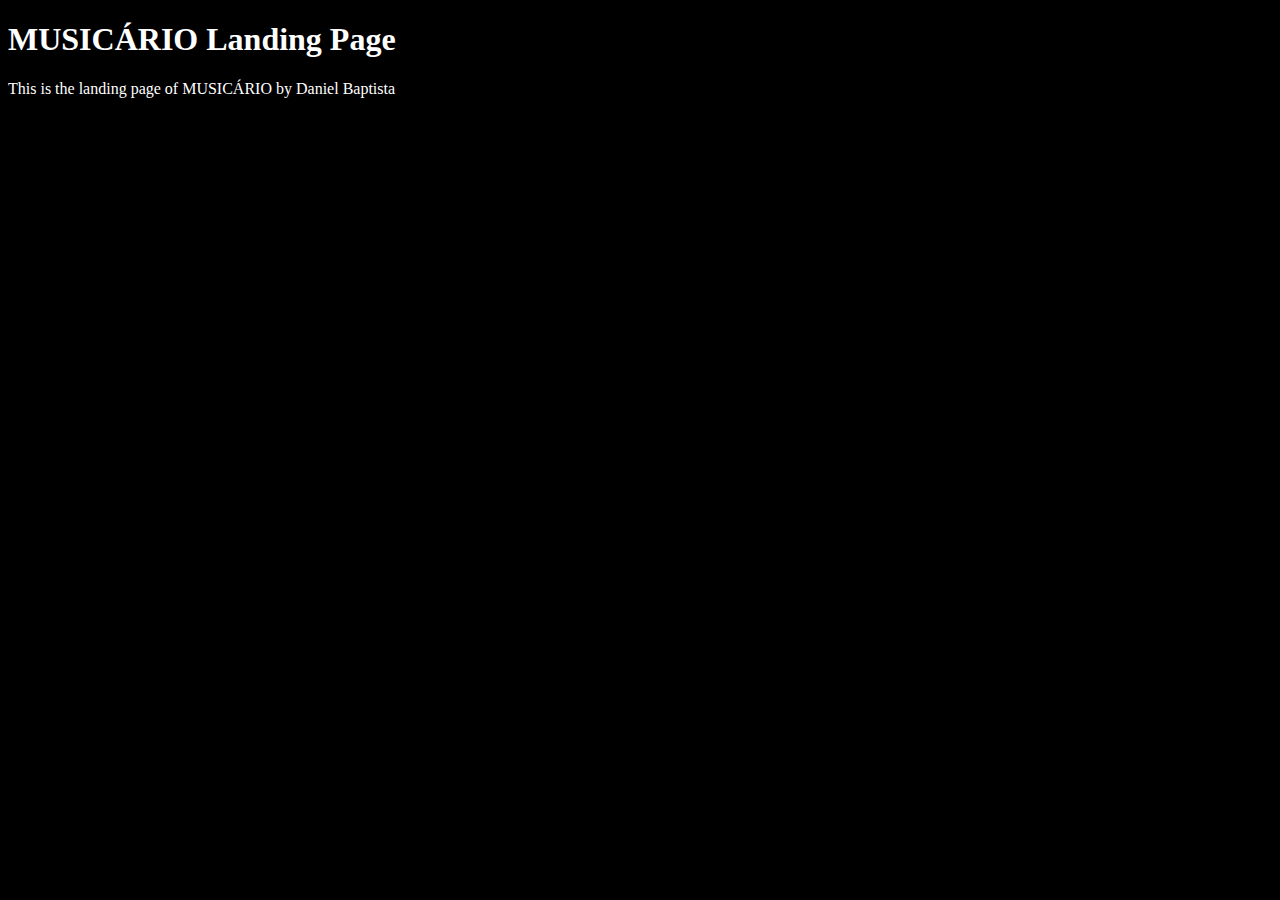
<file: unit_1/index.html>
<!DOCTYPE html>
<html>
<head>
	<title>MUSICÁRIO</title>
	<link rel="stylesheet" type="text/css" href="css/style.css">
</head>
<body>
	<h1>MUSICÁRIO Landing Page</h1>
	<p>This is the landing page of MUSICÁRIO by Daniel Baptista</p>
</body>
</html>
</file>
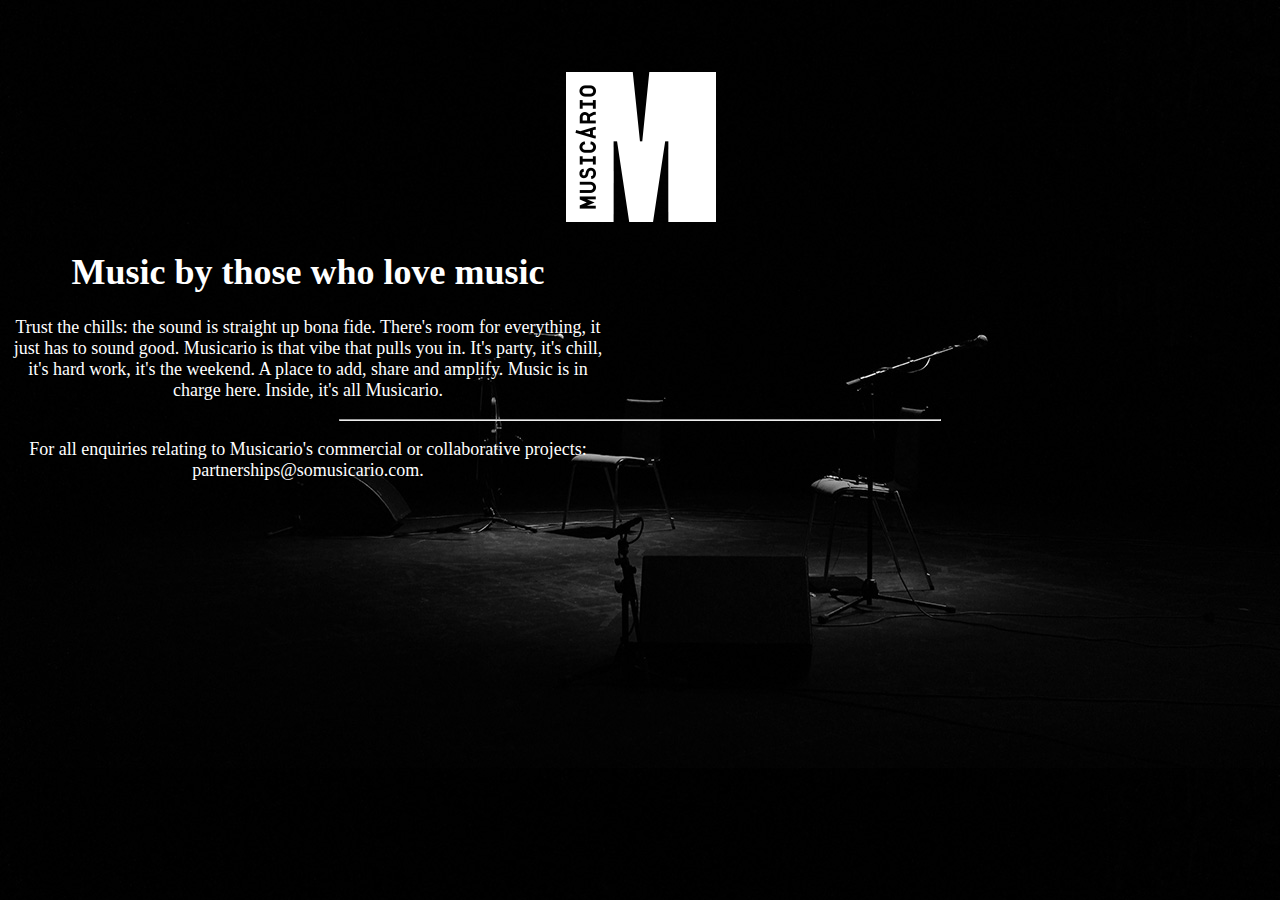
<file: unit_3/index.html>
<!DOCTYPE html>

<html>

<head>

	<title>MUSICARIO - Music by those who love music</title>

	<link rel="stylesheet" type="text/css" href="css/style.css">

</head>

<body>

	<img src="http://baptistadaniel.github.io/unit_3/images/musicario_logo.png">

	<h1>Music by those who love music</h1>

	<p>Trust the chills: the sound is straight up bona fide. There's room for everything, it just has to sound good. Musicario is that vibe that pulls you in. It's party, it's chill, it's hard work, it's the weekend. A place to add, share and amplify. Music is in charge here. Inside, it's all Musicario.

	<hr>

	<p>For all enquiries relating to Musicario's commercial or collaborative projects: partnerships@somusicario.com.</p>

</body>

</html>
</file>
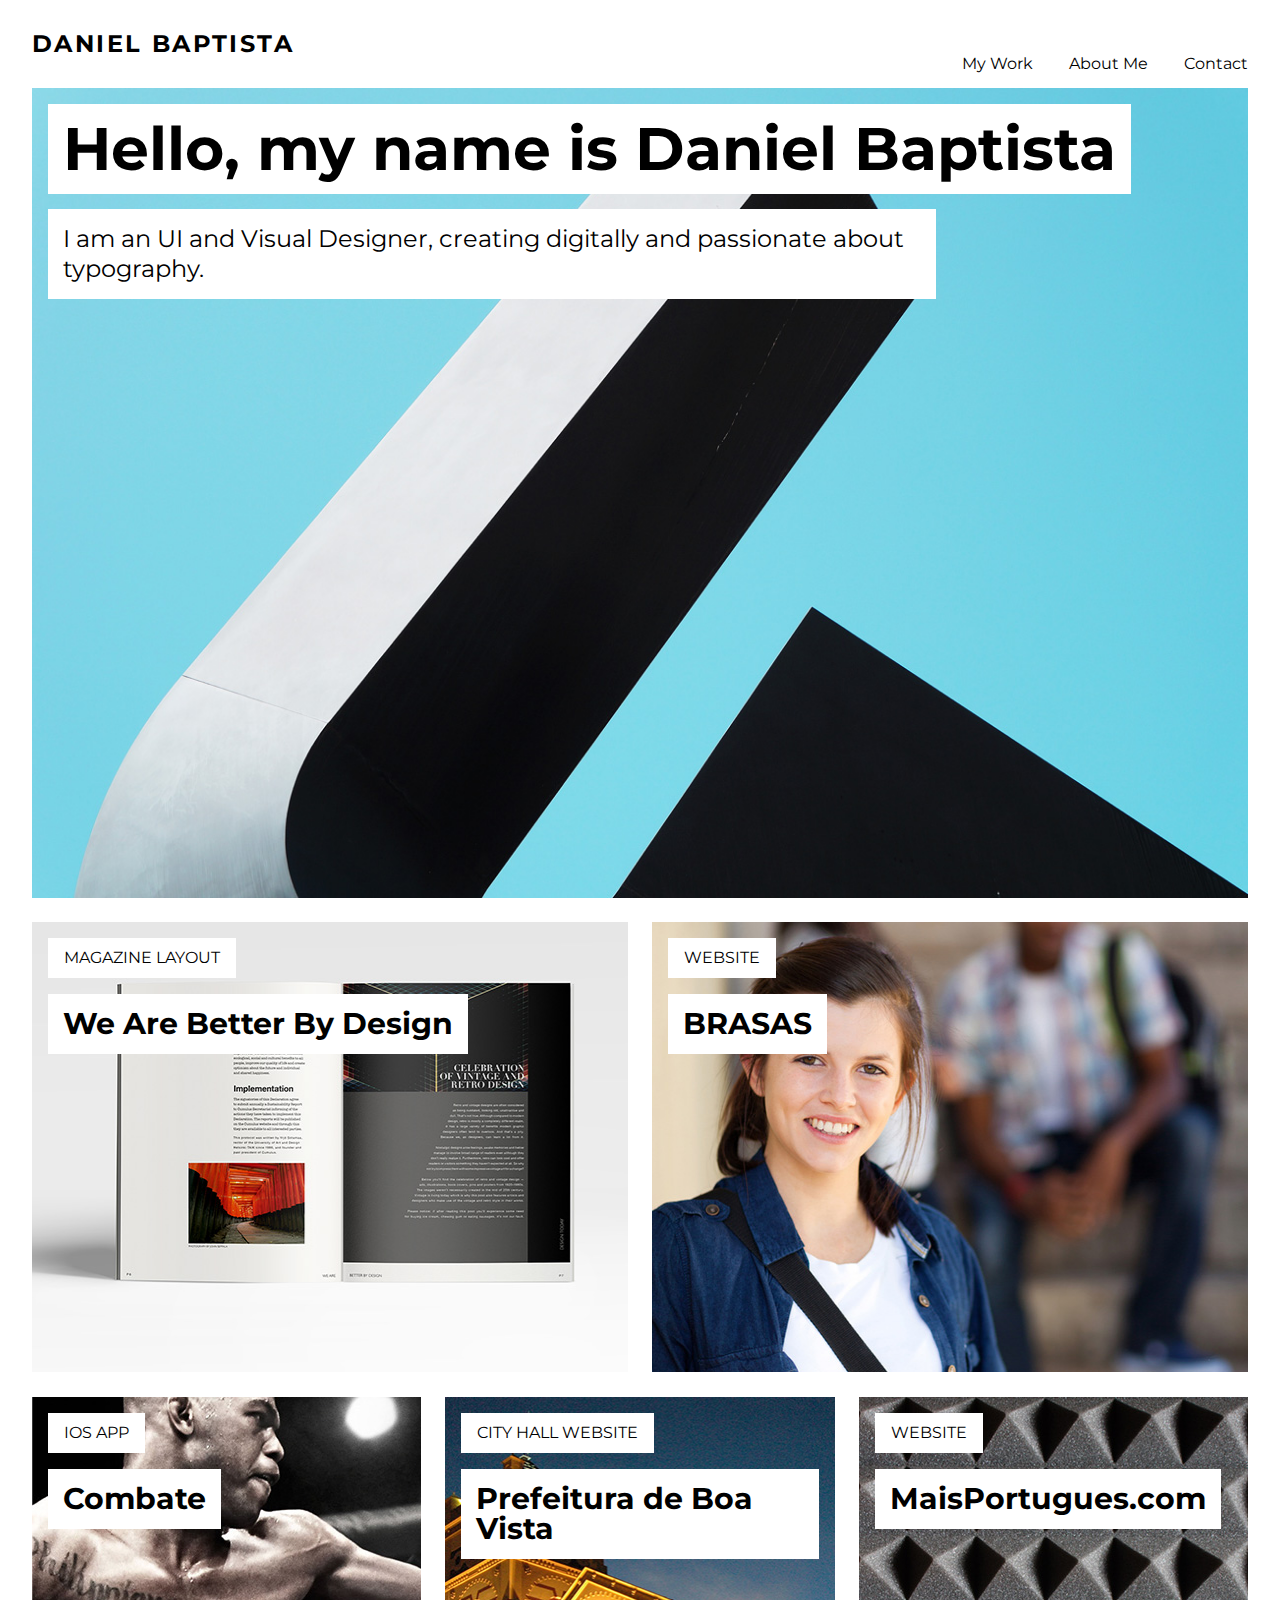
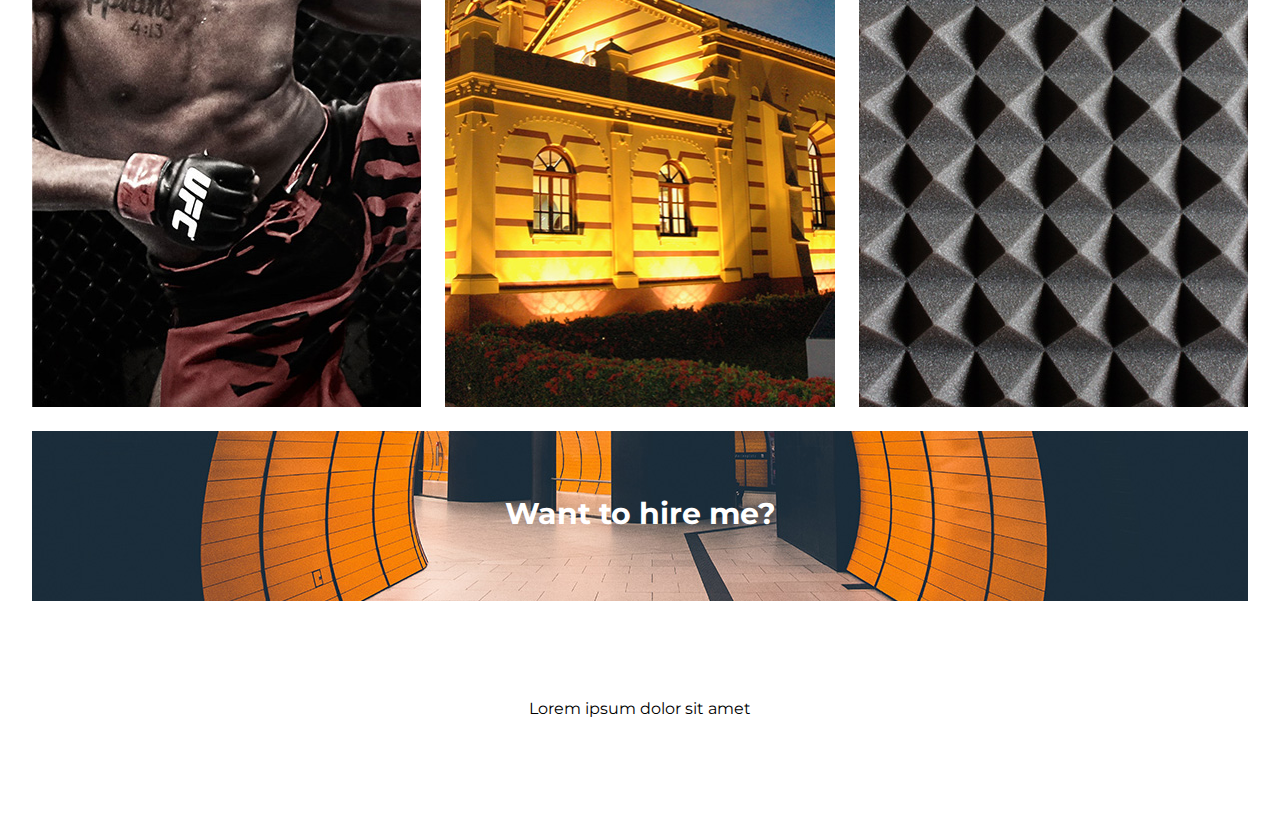
<file: unit_6/index.html>
<!DOCTYPE html>
<html>
	<head>
		<title>Daniel Baptista</title>
		<link rel="stylesheet" type="text/css" href="css/reset.css">
		<link rel="stylesheet" type="text/css" href="css/style.css">
	</head>
	<body>
		<div id="wrapper">
			<header>
				<h1>Daniel Baptista</h1>
				<nav class="clearfix">
					<a href="">My Work</a>
					<a href="">About Me</a>
					<a href="">Contact</a>
				</nav>
			</header>
			<section id="splash">
				<h2>Hello, my name is Daniel Baptista</h2>
				<p id="about_me">I am an UI and Visual Designer, creating digitally and passionate about typography.</p>
			</section>
			<section id="portfolio">
				<div class="clearfix">	
					<a href="" class="featured" id="featured_left">
						<h4>Magazine Layout</h4>			
						<h3>We Are Better By Design</h3>
					</a>
		        	<a href="" class="featured" id="featured_right">
				      <h4>Website</h4><br>		
						<h3>BRASAS</h3>
		        	</a>
		        	<a href="" class="three_column" id="column1">
						<h4>IOS App</h4><br>		
						<h3>Combate</h3>
					</a>
					<a href="" class="three_column" id="column2">
						<h4>City Hall Website</h4>			
						<h3>Prefeitura de Boa Vista</h3>
					</a>
					<a href="" class="three_column" id="column3">
						<h4>Website</h4>			
						<h3>MaisPortugues.com</h3>
					</a>
				</div>
			</section>
			<section id="banner">
				<h5>Want to hire me?</h5>
			</section>
			<footer>
				<p>Lorem ipsum dolor sit amet</p>
			</footer>
		</div>
	</body>
</html>
</file>
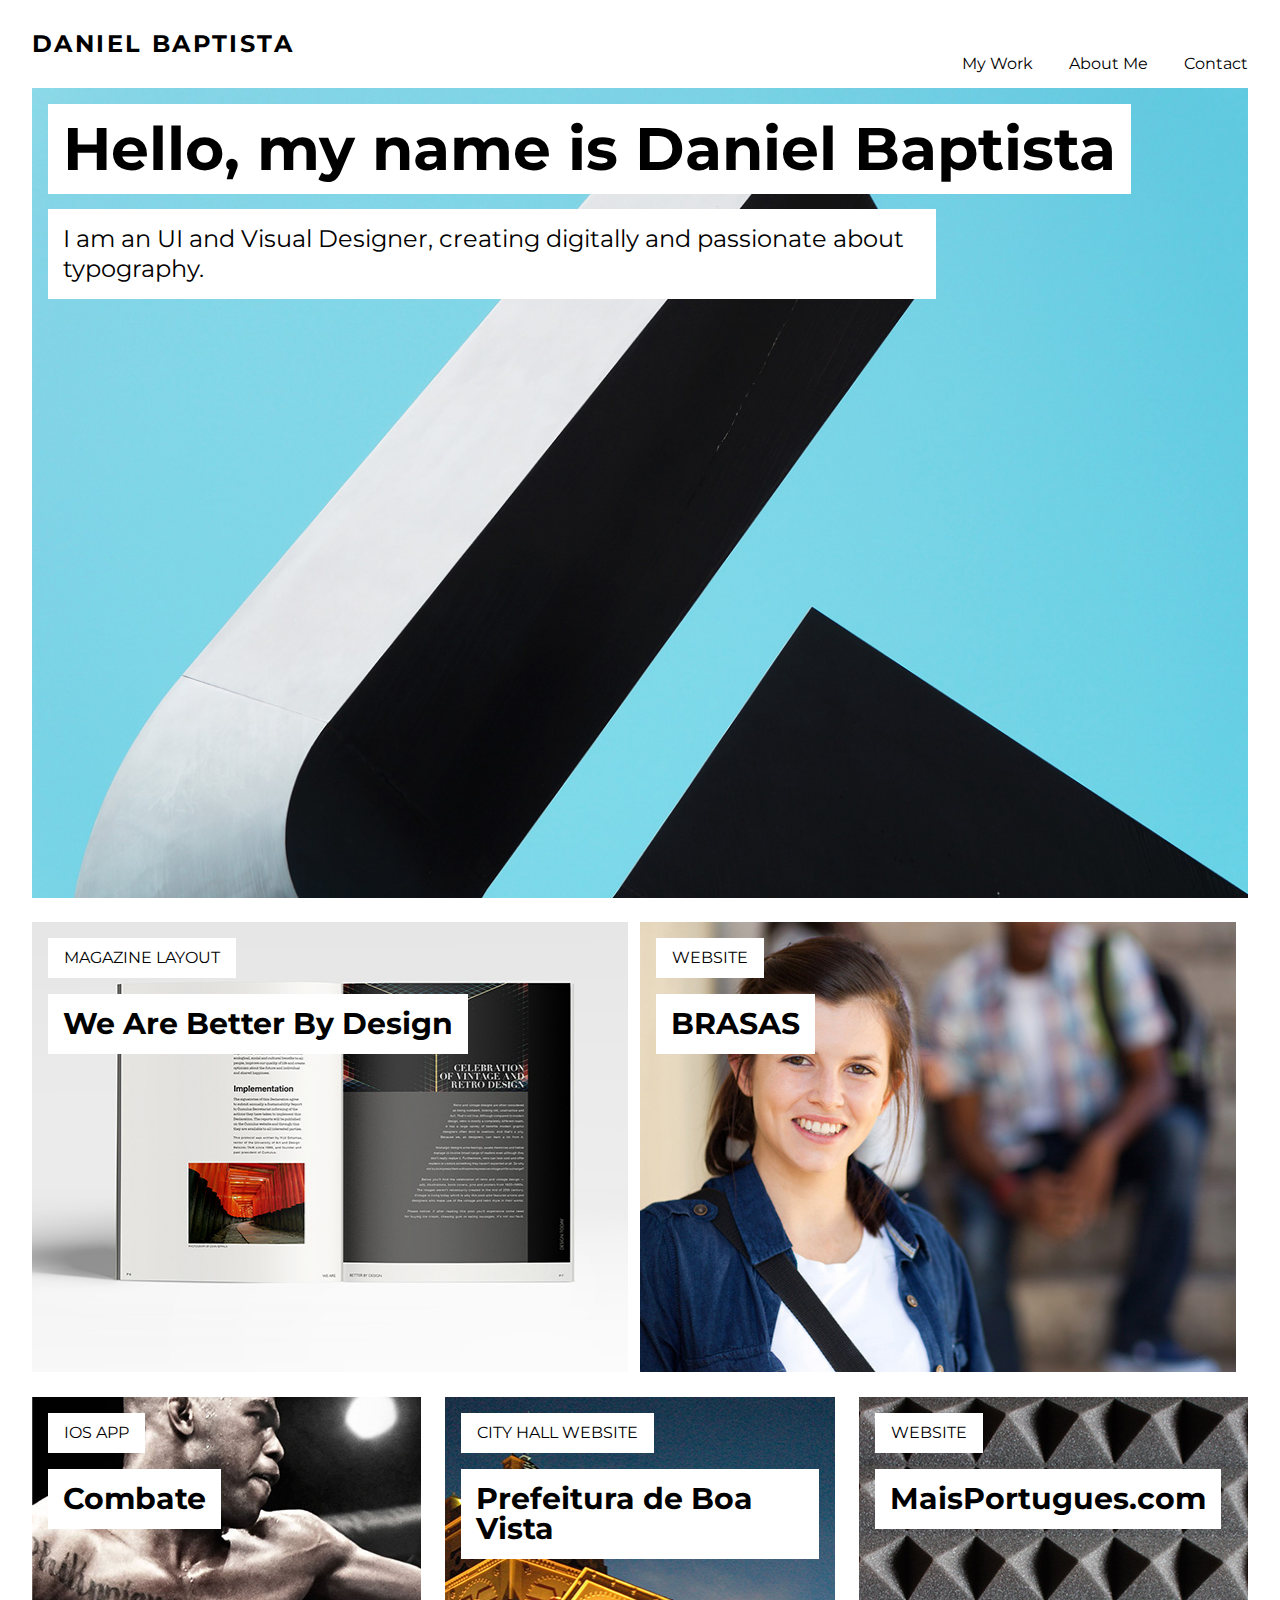
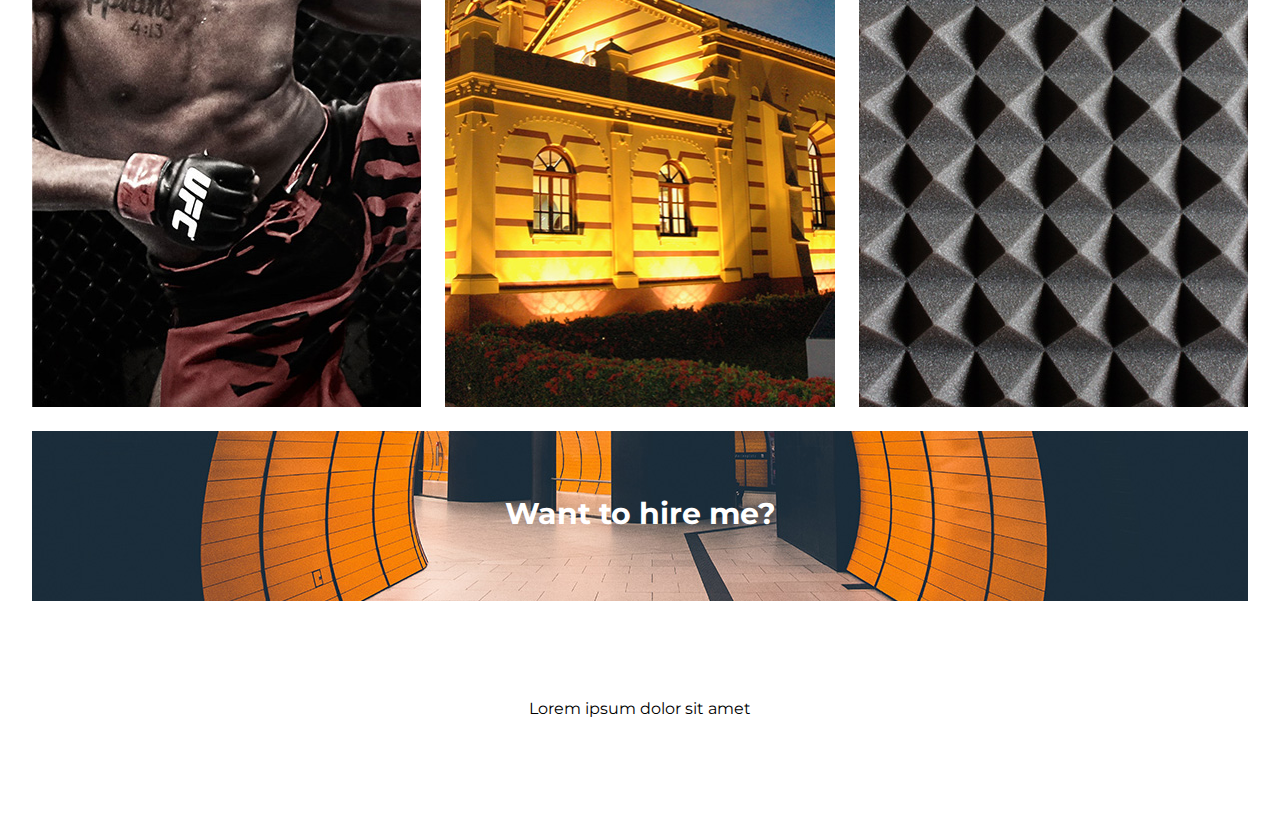
<file: unit_8/index.html>
<!DOCTYPE html>
<html>
	<head>
		<title>Daniel Baptista</title>
		<link rel="stylesheet" type="text/css" href="css/reset.css">
		<link rel="stylesheet" type="text/css" href="css/style.css">
		<meta name="viewport" content="width=device-width, initial-scale=1">
	</head>
	<body>
		<div id="wrapper">
			<header>
				<h1>Daniel Baptista</h1>
				<nav class="clearfix">
					<a href="">My Work</a>
					<a href="">About Me</a>
					<a href="">Contact</a>
				</nav>
			</header>
			<section id="splash">
				<h2 id="greeting" >Hello, my name is Daniel Baptista</h2>
				<p id="about_me">I am an UI and Visual Designer, creating digitally and passionate about typography.</p>
			</section>
			<section id="portfolio">
				<div class="clearfix">	
					<a href="" class="featured" id="featured_left">
						<h4>Magazine Layout</h4><br>
						<h3 class="primary" >We Are Better By Design</h3>
					</a>
		        	<a href="" class="featured" id="featured_right">
				      	<h4>Website</h4><br>		
						<h3 class="primary" >BRASAS</h3>
		        	</a>
		        	<a href="" class="three_column" id="column1">
						<h4>IOS App</h4><br>		
						<h3 class="secundary">Combate</h3>
					</a>
					<a href="" class="three_column" id="column2">
						<h4>City Hall Website</h4><br>		
						<h3 class="secundary">Prefeitura de Boa Vista</h3>
					</a>
					<a href="" class="three_column" id="column3">
						<h4>Website</h4><br>			
						<h3 class="secundary">MaisPortugues.com</h3>
					</a>
				</div>
			</section>
			<section class="clearfix" id="banner">
				<h5>Want to hire me?</h5>
			</section>
			<footer>
				<p>Lorem ipsum dolor sit amet</p>
			</footer>
		</div>
	</body>
</html>
</file>
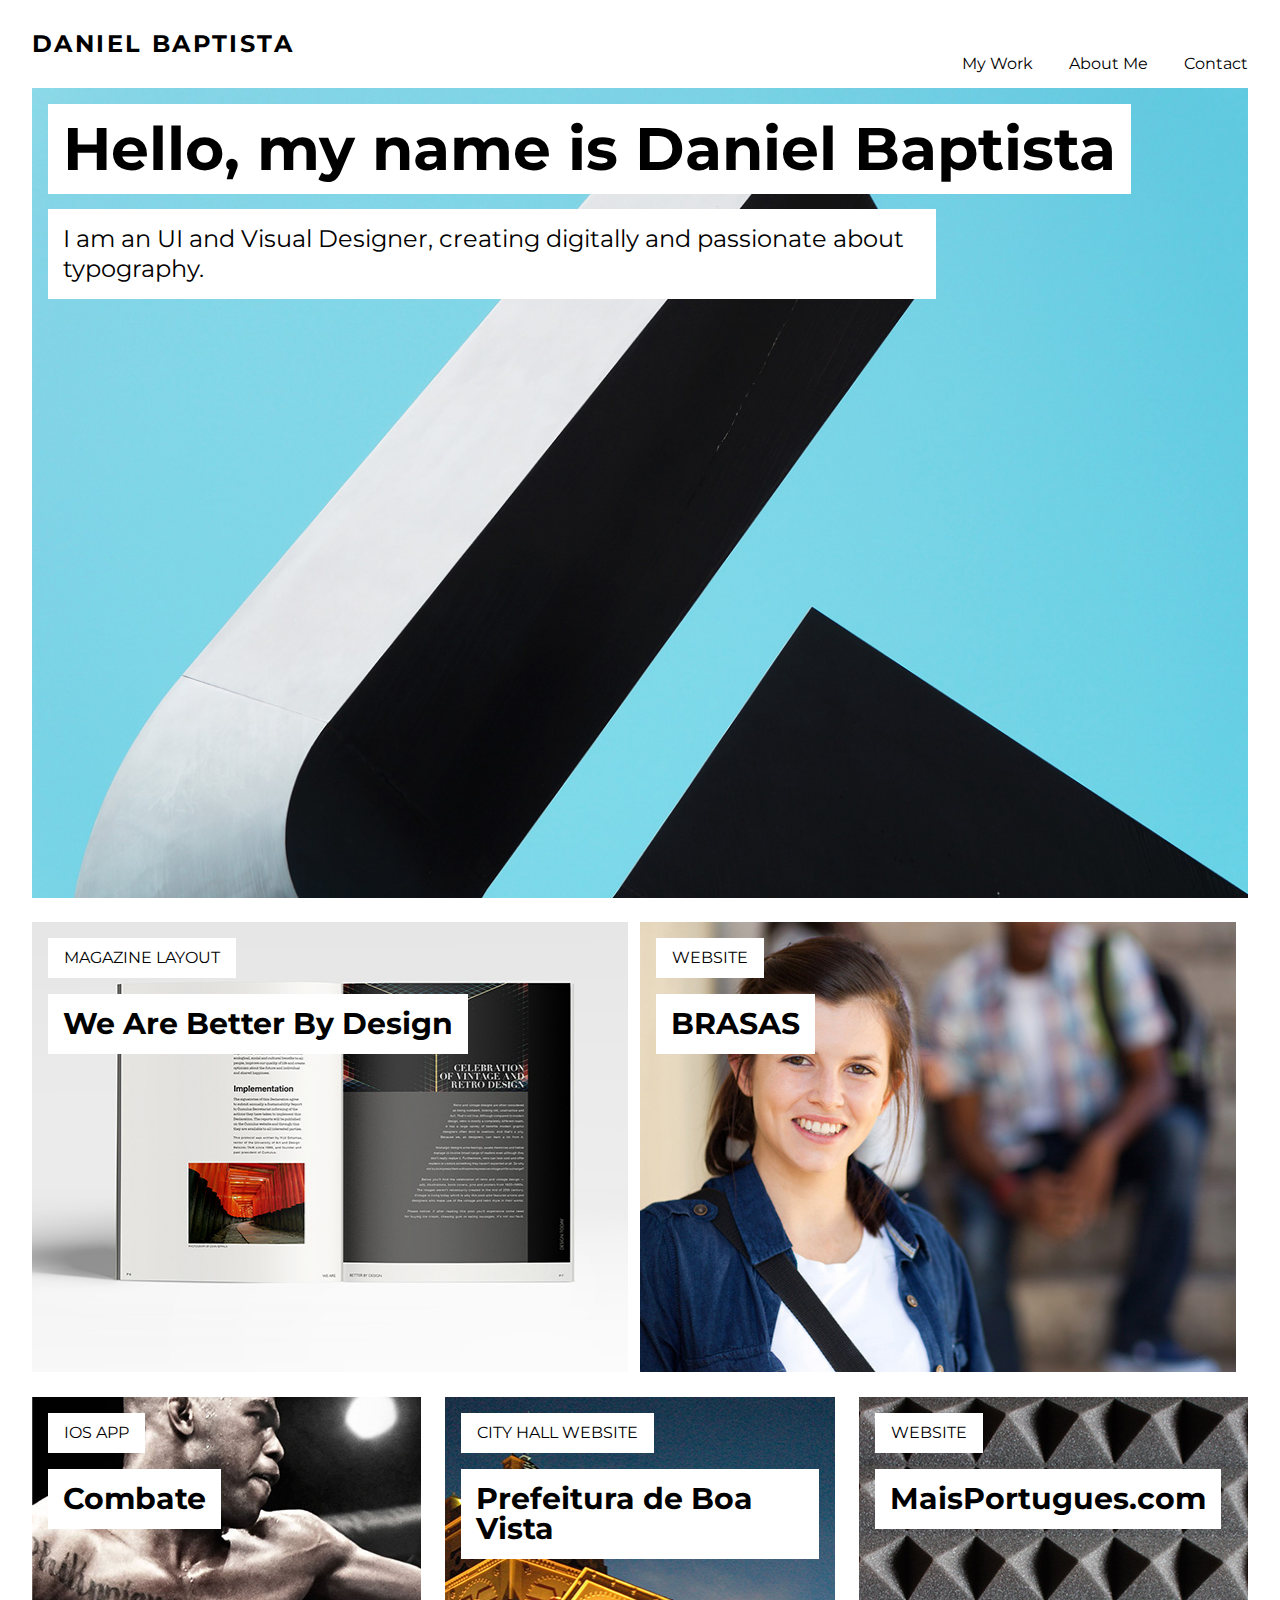
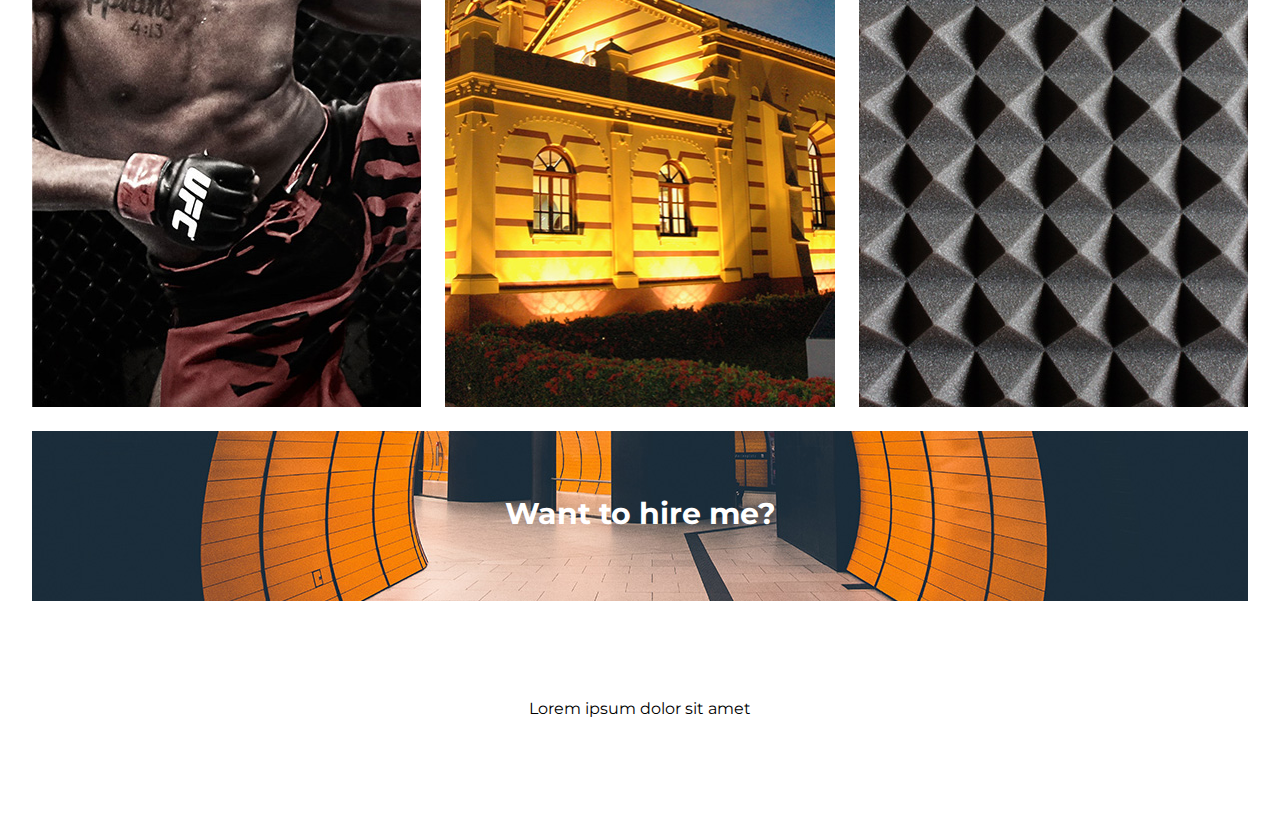
<file: unit_9/index.html>
<!DOCTYPE html>
<html>
	<head>
		<title>Daniel Baptista</title>
		<link rel="stylesheet" type="text/css" href="css/reset.css">
		<link rel="stylesheet" type="text/css" href="css/style.css">
		<meta name="viewport" content="width=device-width, initial-scale=1">
	</head>
	<body>
		<div id="wrapper">
			<header>
				<h1>Daniel Baptista</h1>
				<nav class="clearfix">
					<a href="">My Work</a>
					<a href="">About Me</a>
					<a href="">Contact</a>
				</nav>
			</header>
			<section id="splash">
				<h2 id="greeting" >Hello, my name is Daniel Baptista</h2>
				<p id="about_me">I am an UI and Visual Designer, creating digitally and passionate about typography.</p>
			</section>
			<section id="portfolio">
				<div class="clearfix">	
					<a href="../unit_9/wbbd.html" class="featured" id="featured_left">
						<h4>Magazine Layout</h4><br>
						<h3 class="primary" >We Are Better By Design</h3>
					</a>
		        	<a href="" class="featured" id="featured_right">
				      	<h4>Website</h4><br>		
						<h3 class="primary" >BRASAS</h3>
		        	</a>
		        	<a href="" class="three_column" id="column1">
						<h4>IOS App</h4><br>		
						<h3 class="secundary">Combate</h3>
					</a>
					<a href="" class="three_column" id="column2">
						<h4>City Hall Website</h4><br>		
						<h3 class="secundary">Prefeitura de Boa Vista</h3>
					</a>
					<a href="" class="three_column" id="column3">
						<h4>Website</h4><br>			
						<h3 class="secundary">MaisPortugues.com</h3>
					</a>
				</div>
			</section>
			<section class="clearfix" id="banner">
				<h5>Want to hire me?</h5>
			</section>
			<footer>
				<p>Lorem ipsum dolor sit amet</p>
			</footer>
		</div>
	</body>
</html>
</file>
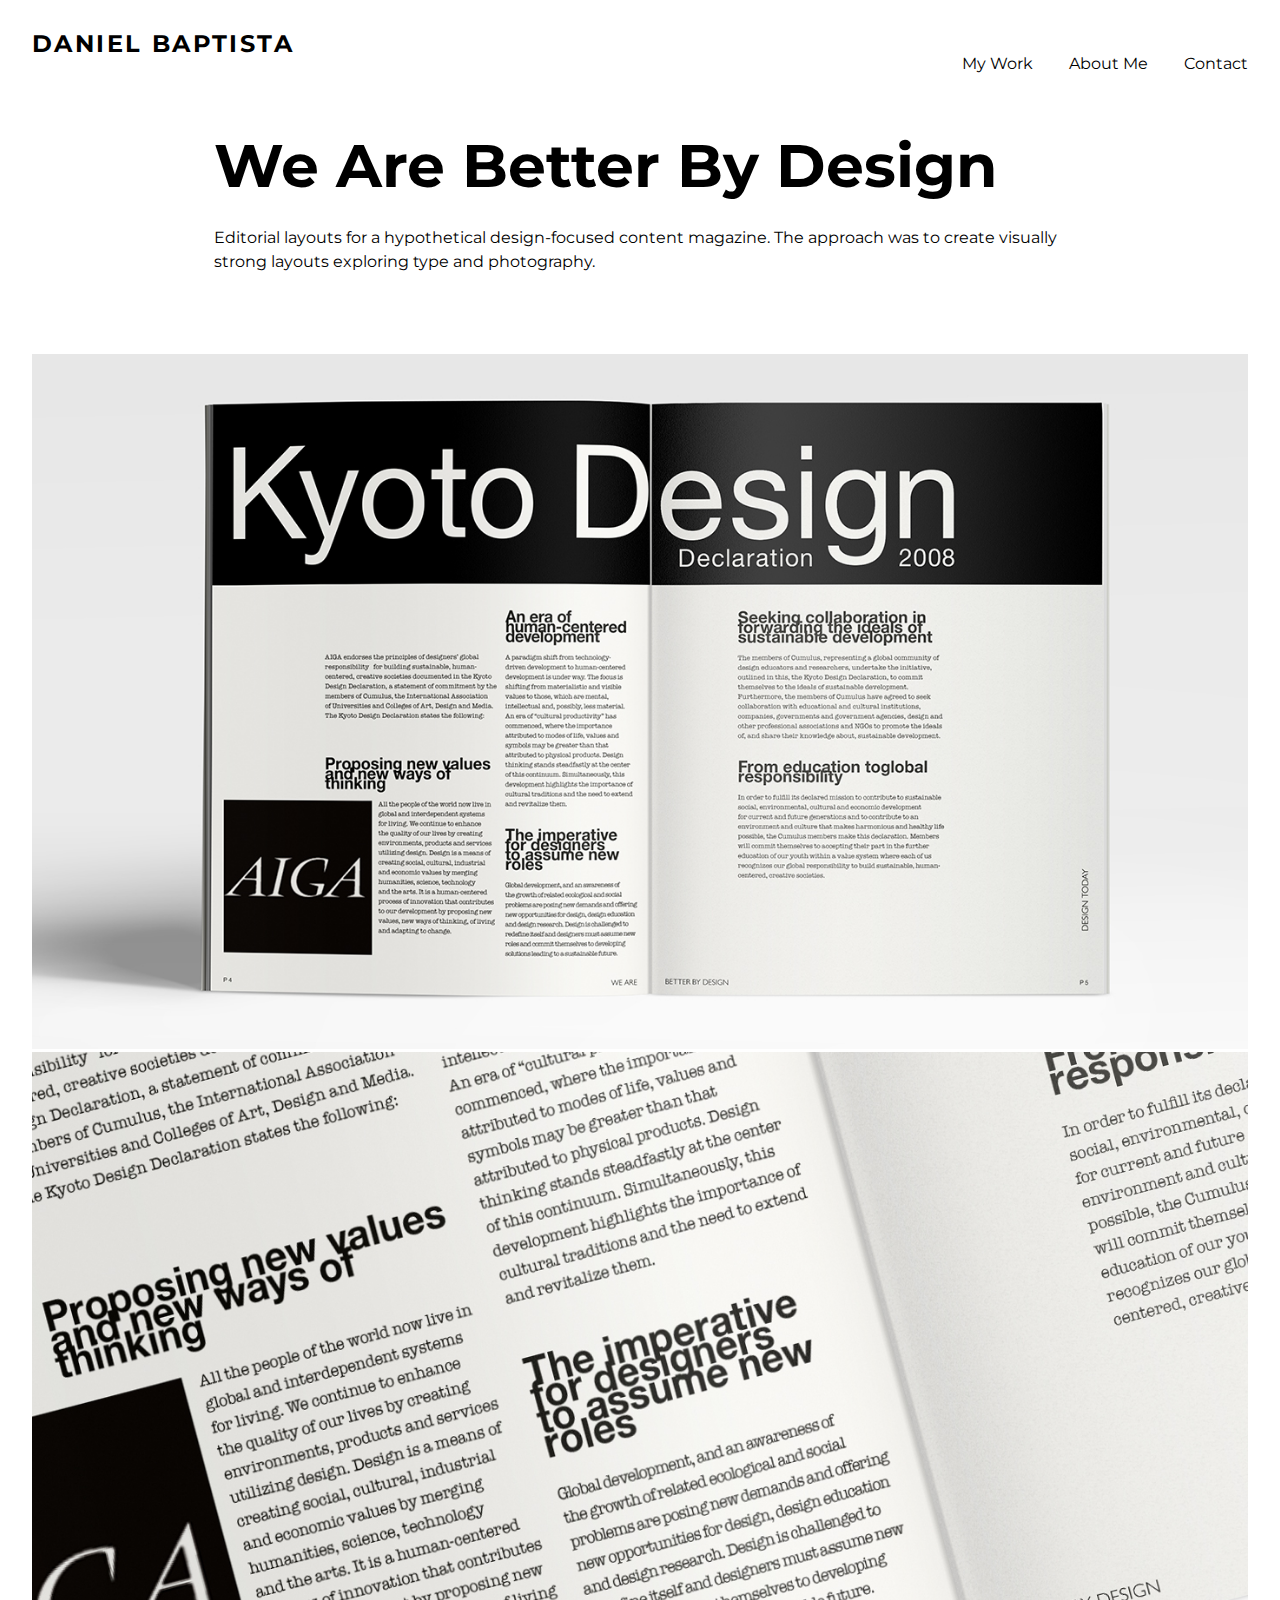
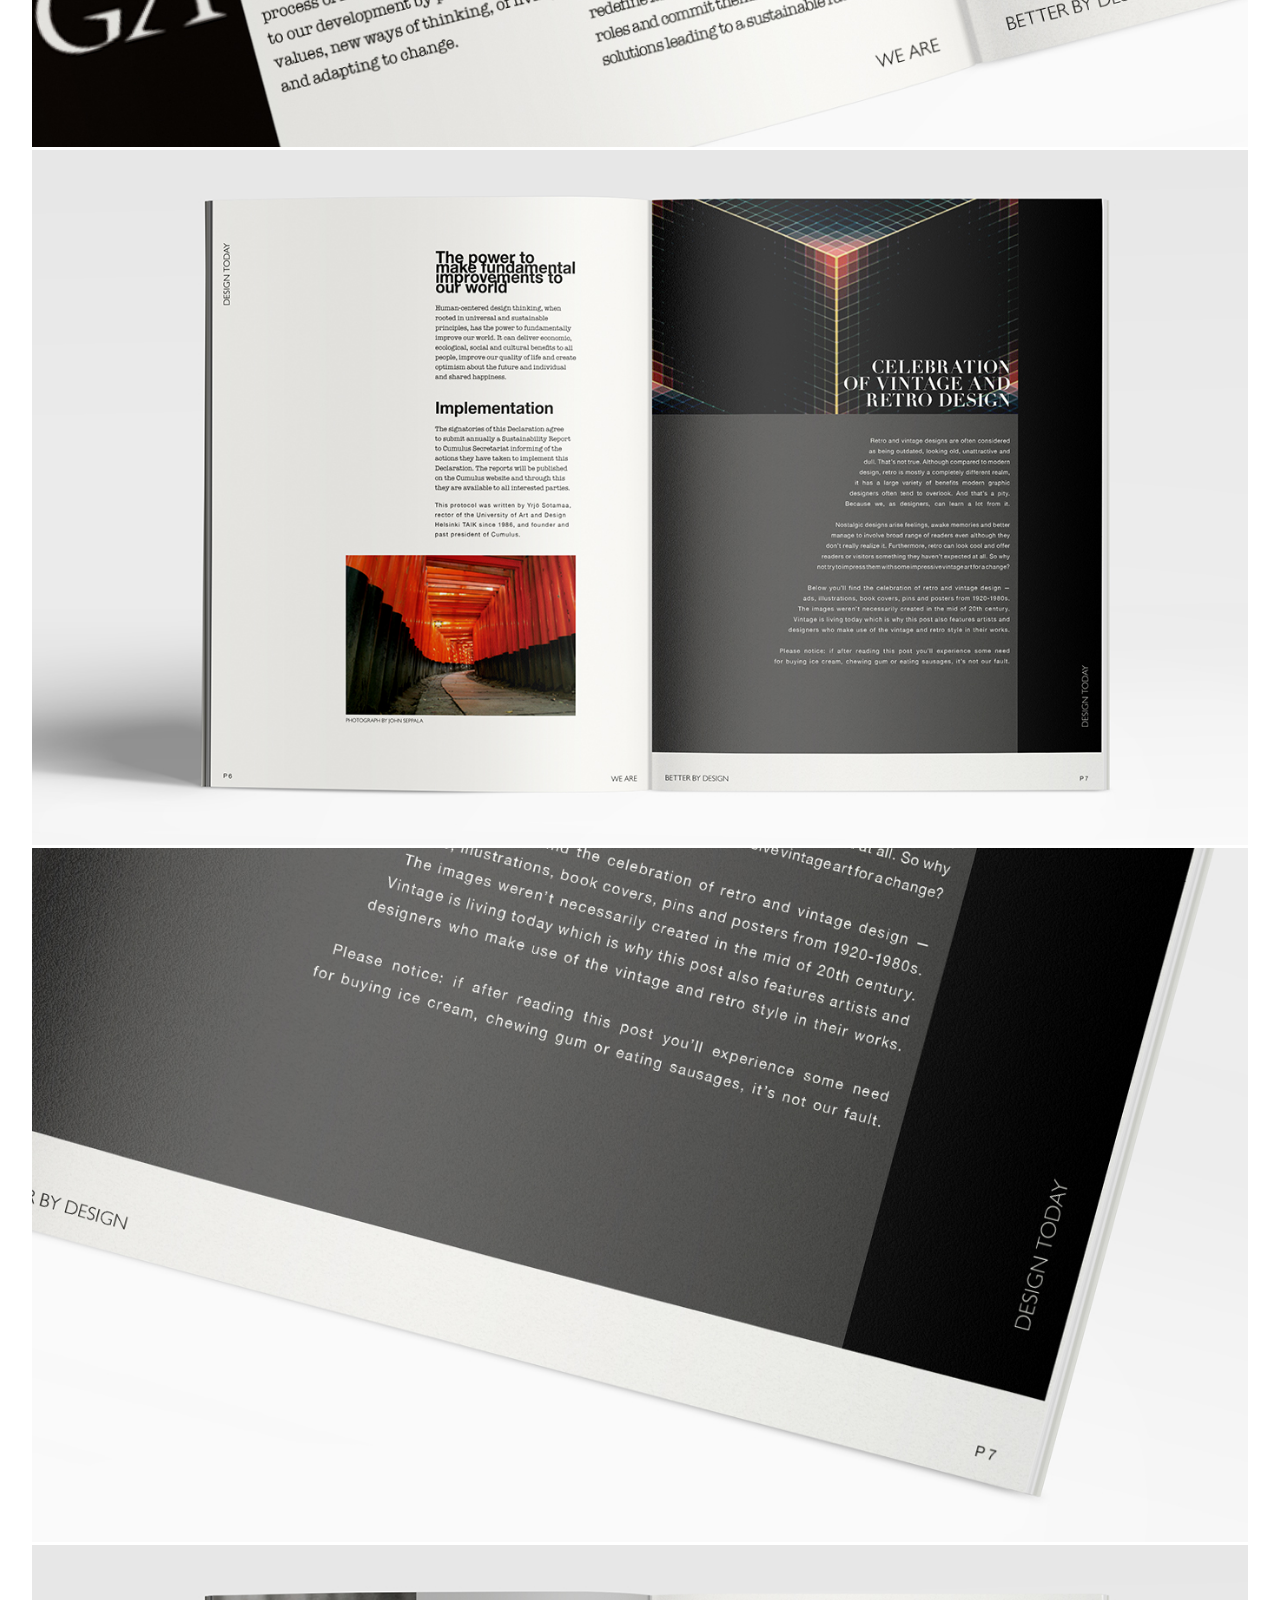
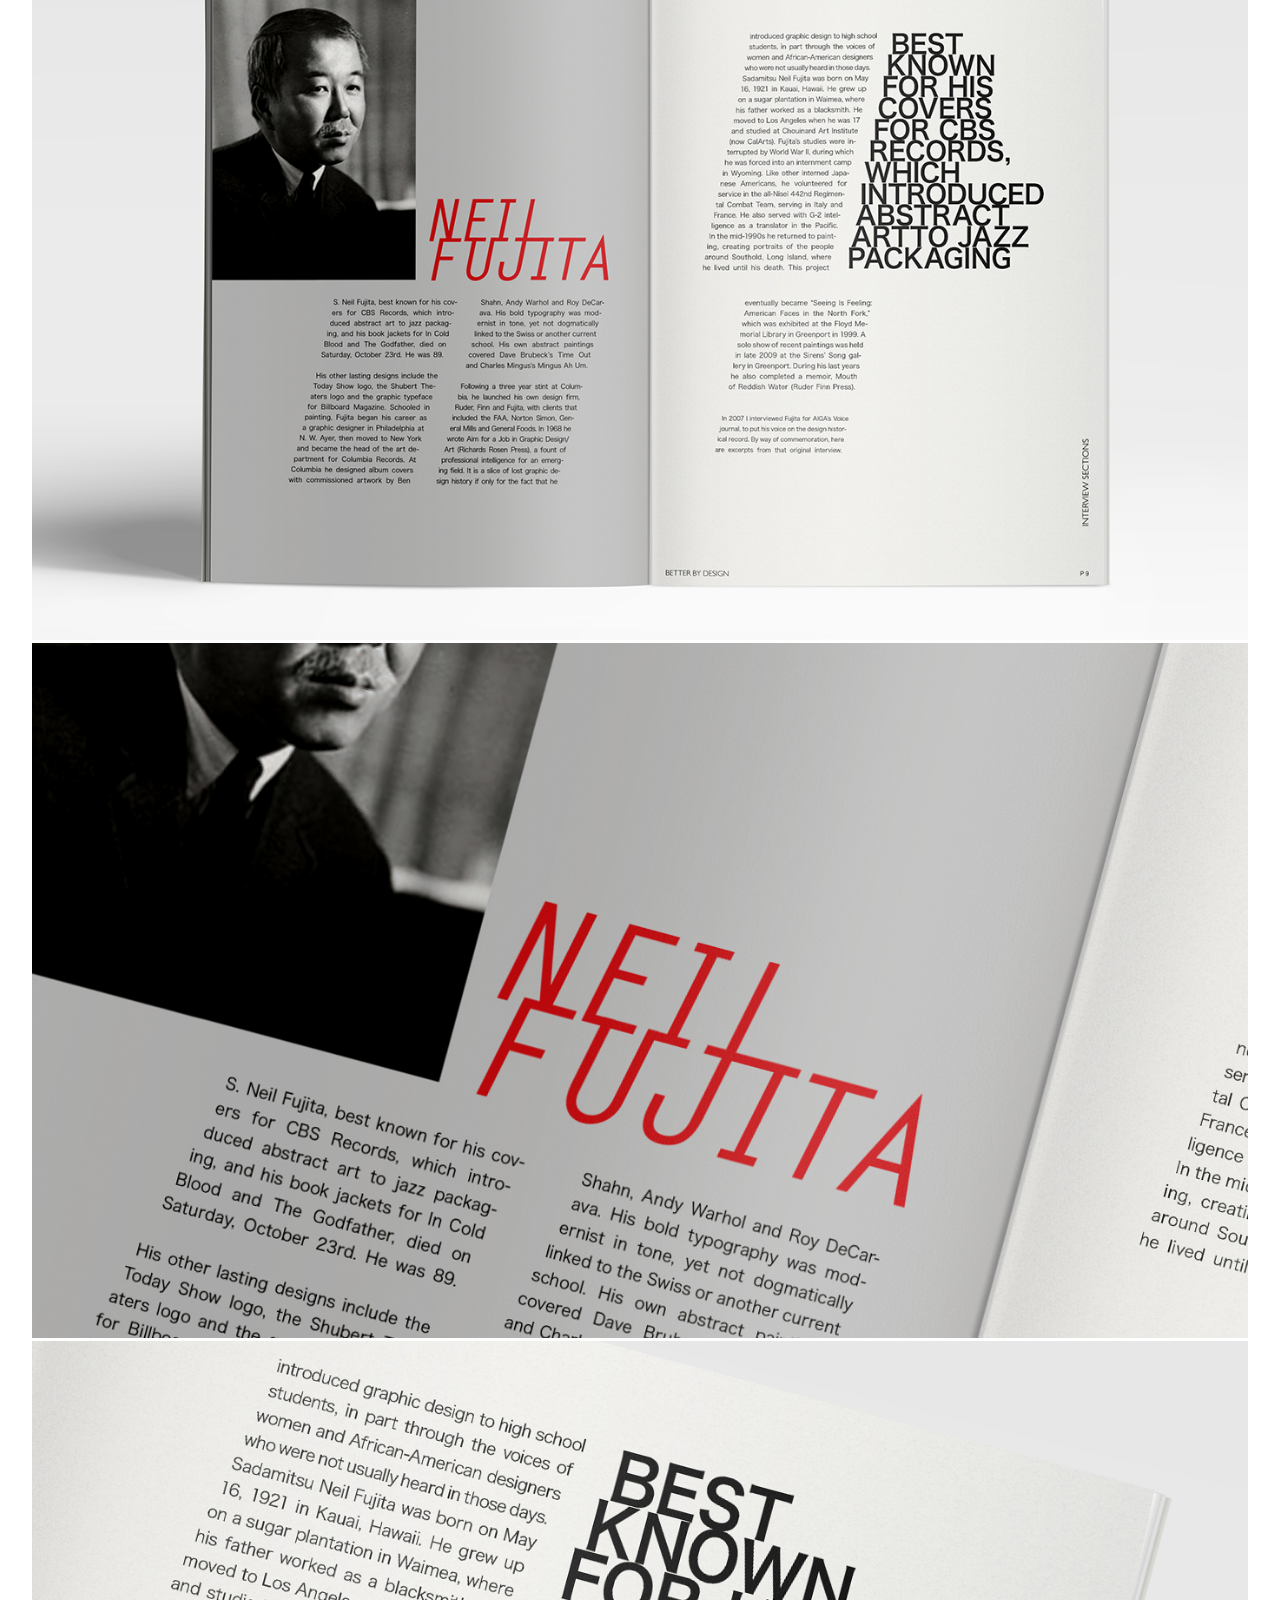
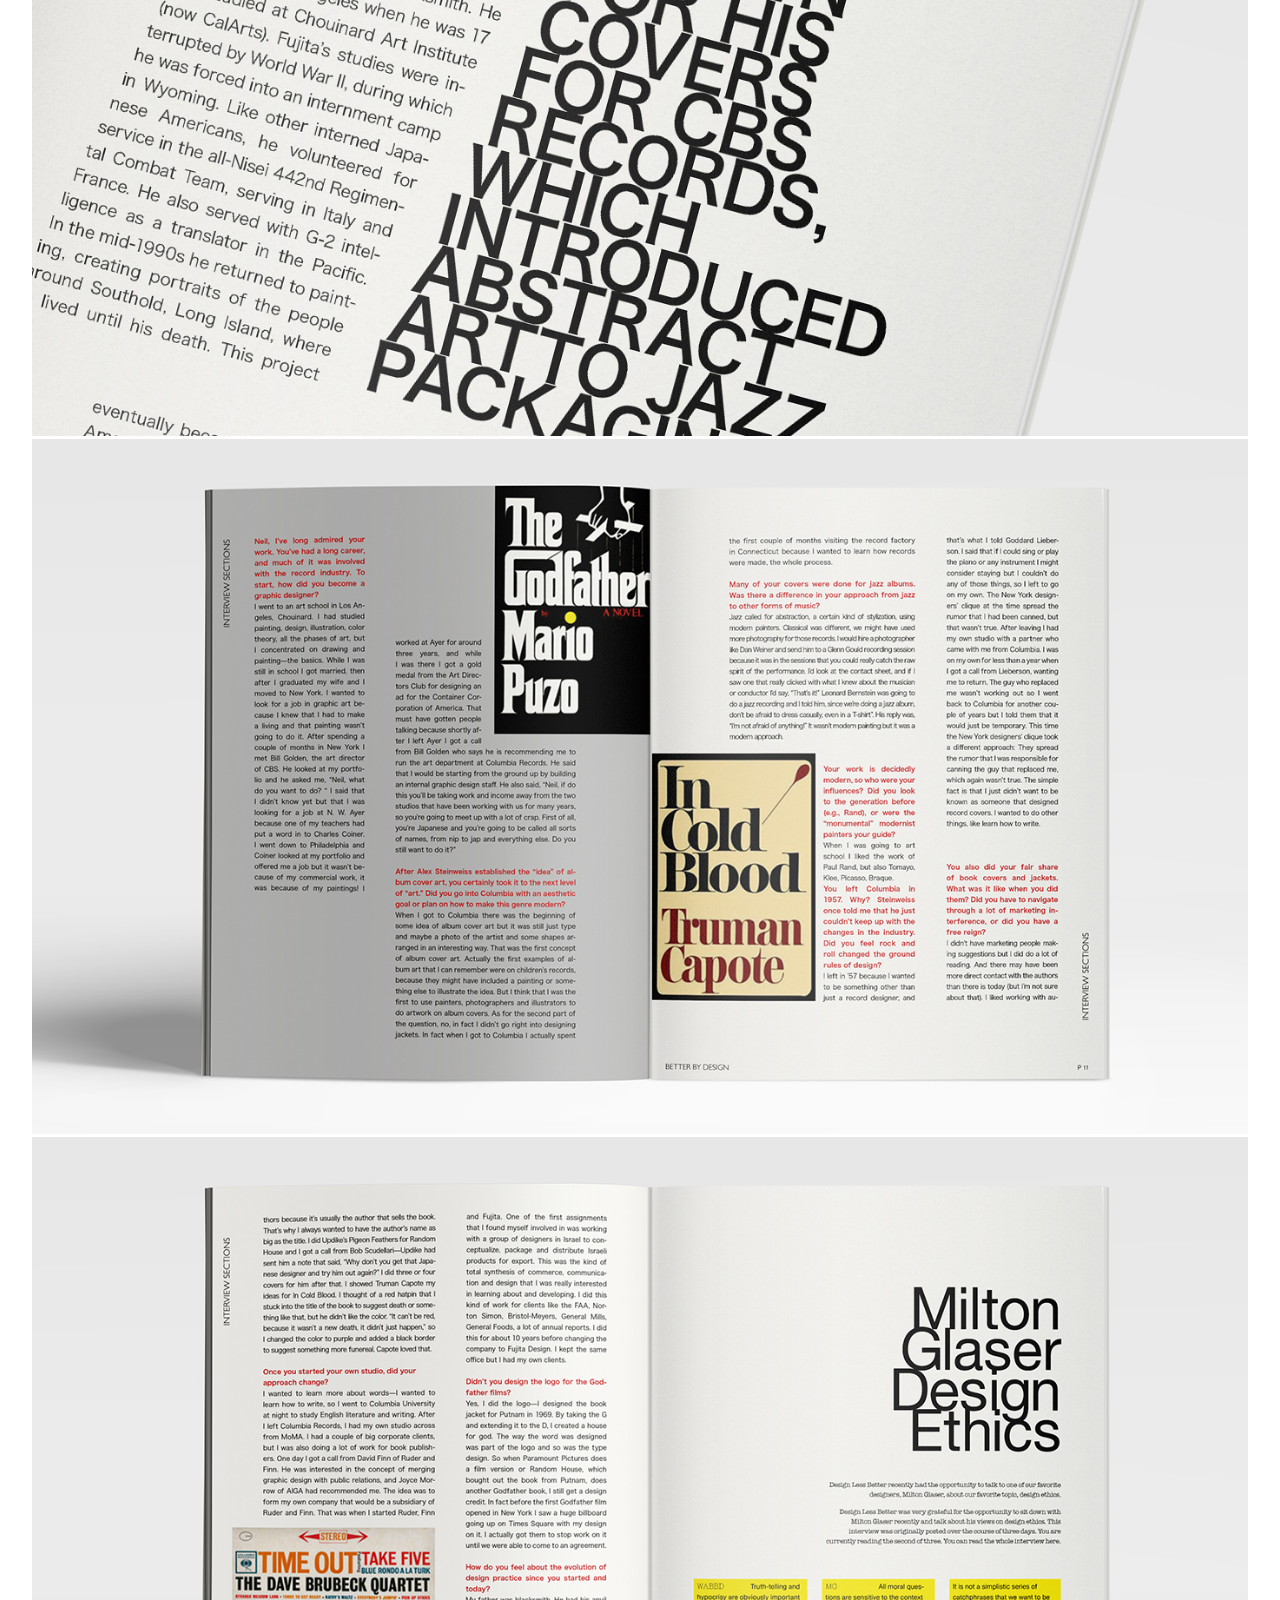
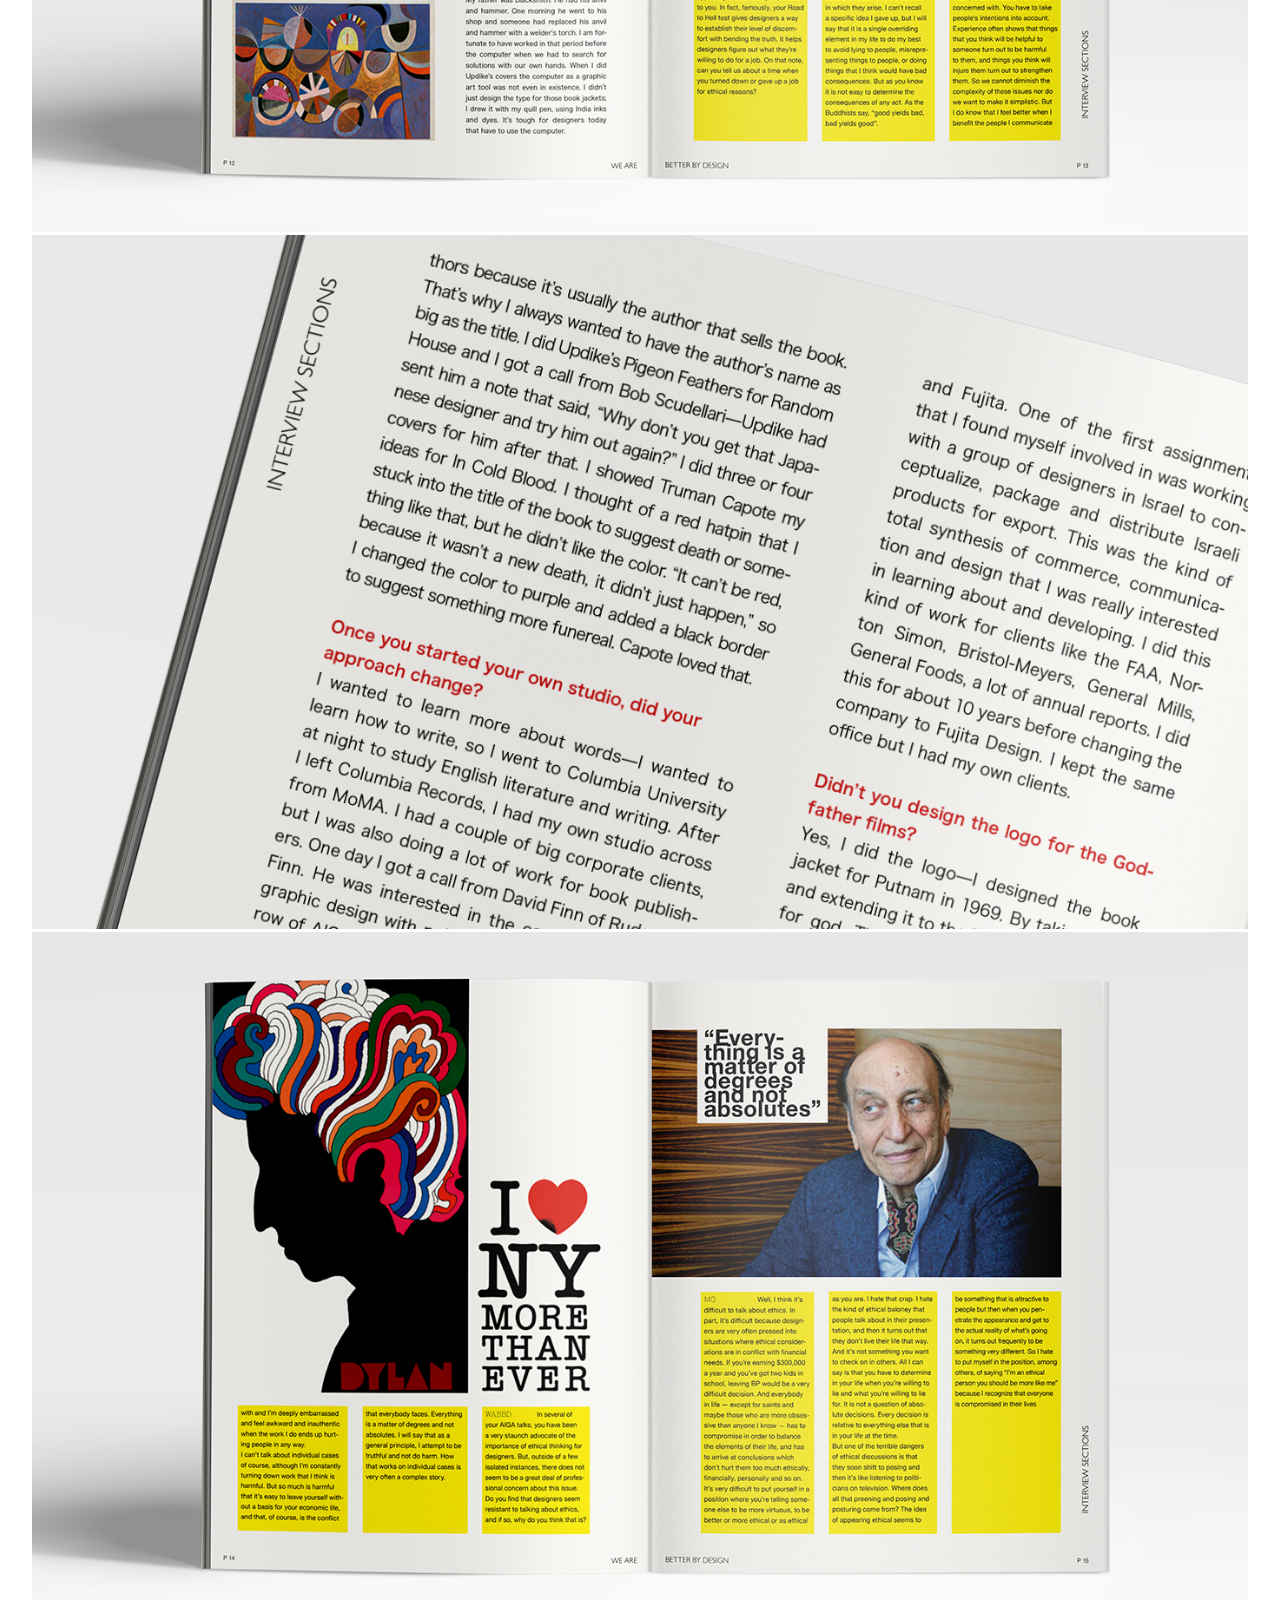
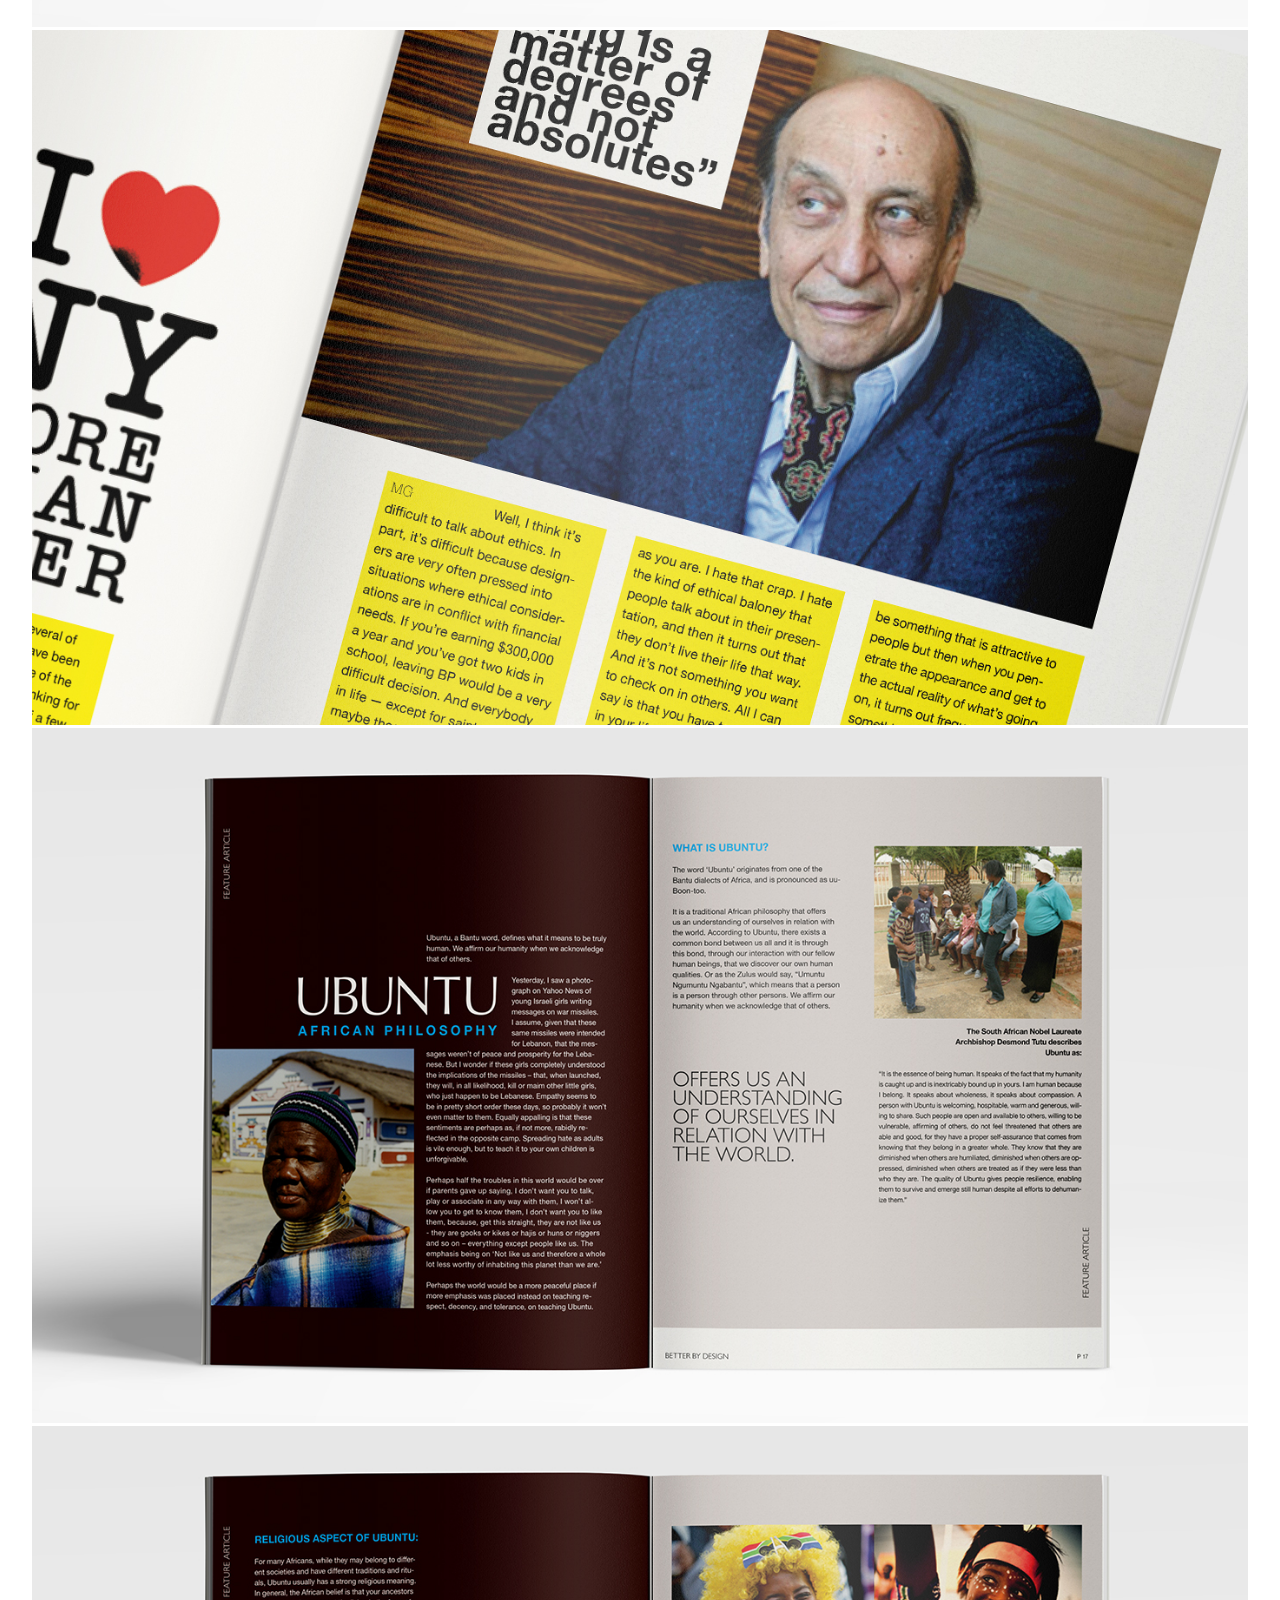
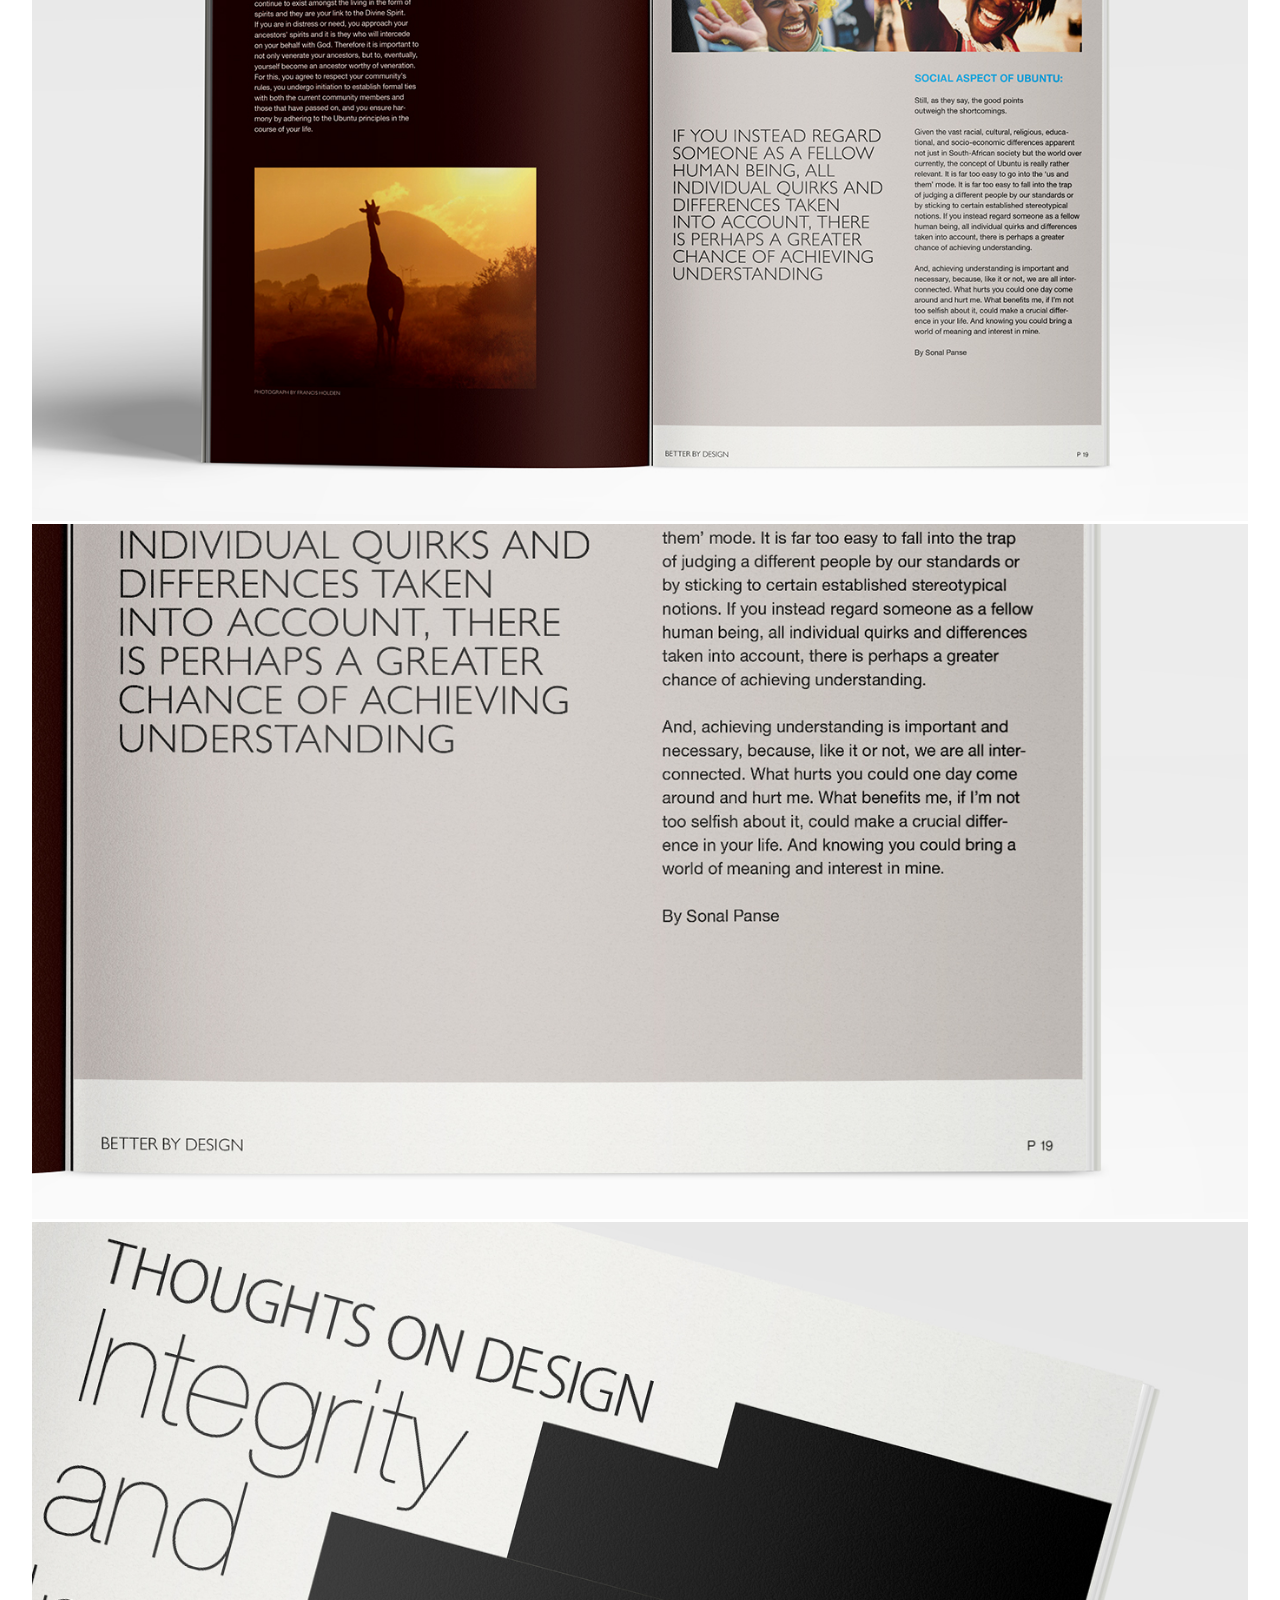
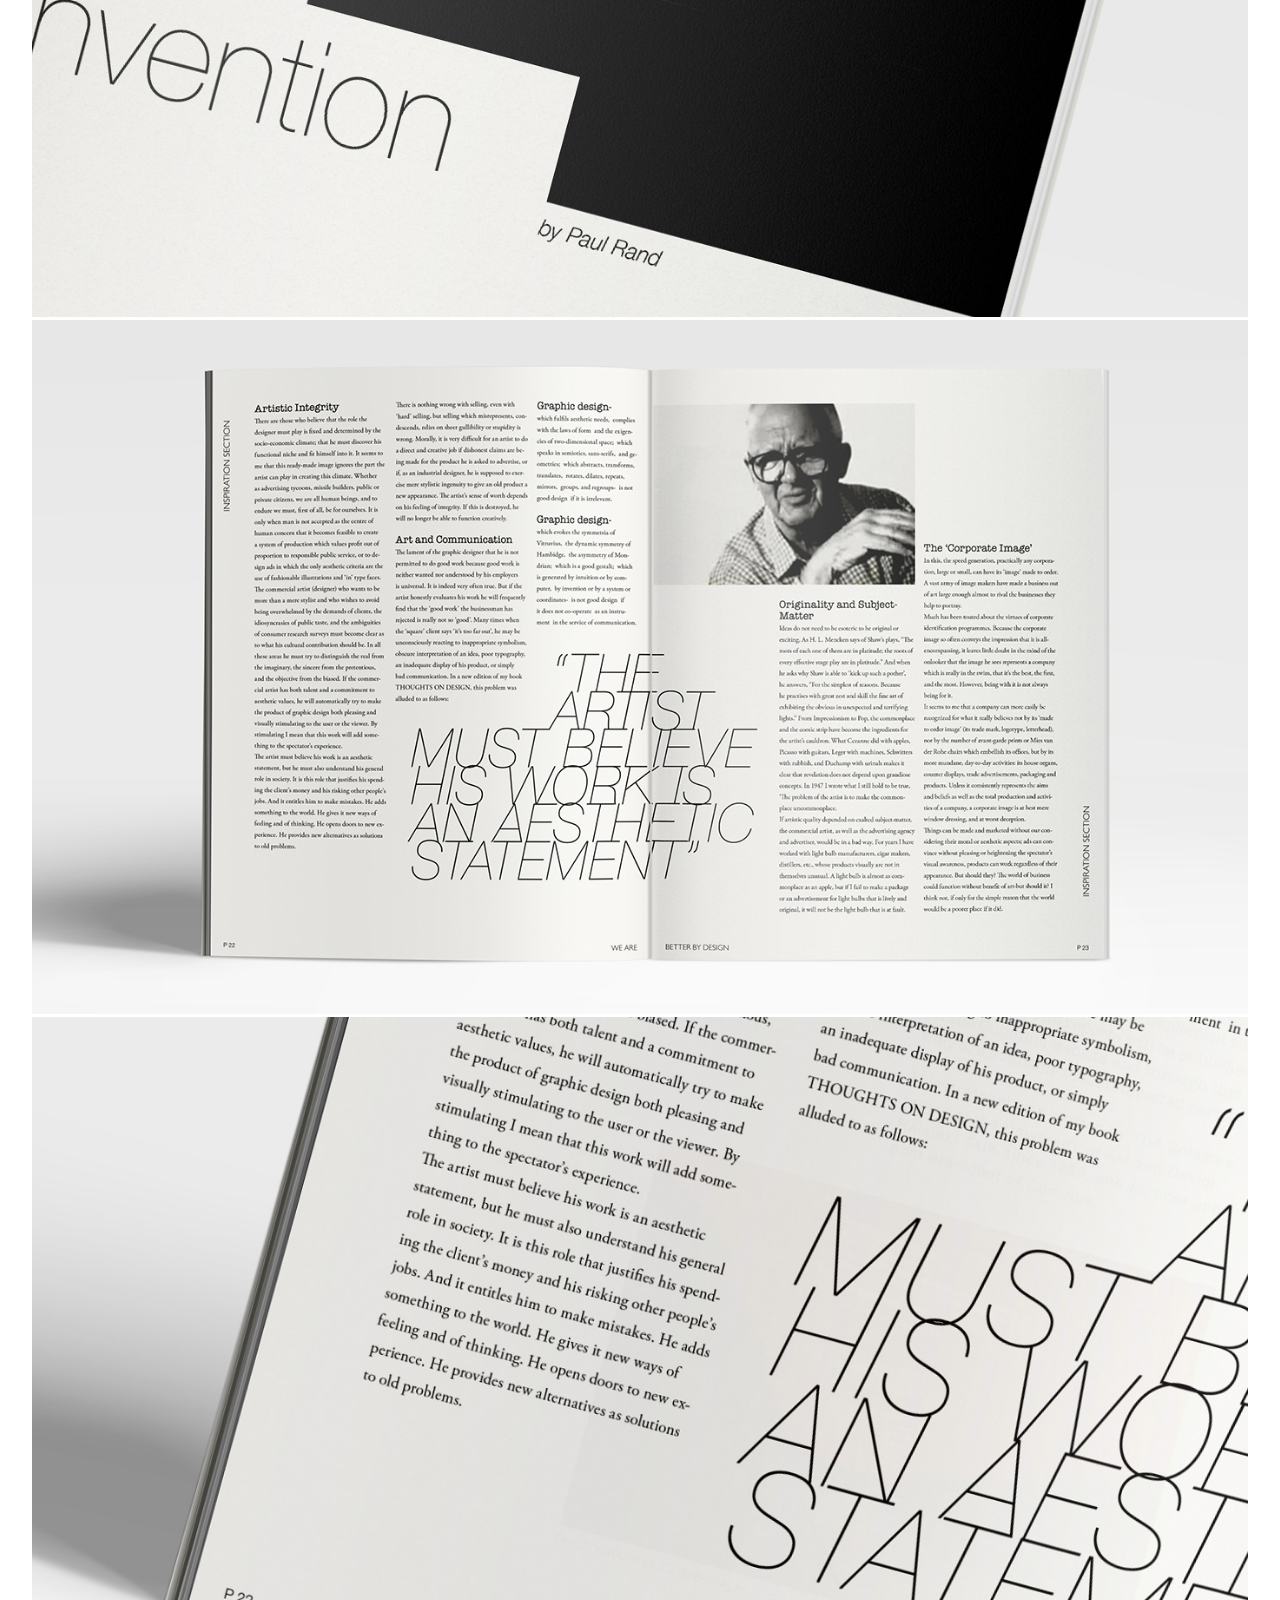
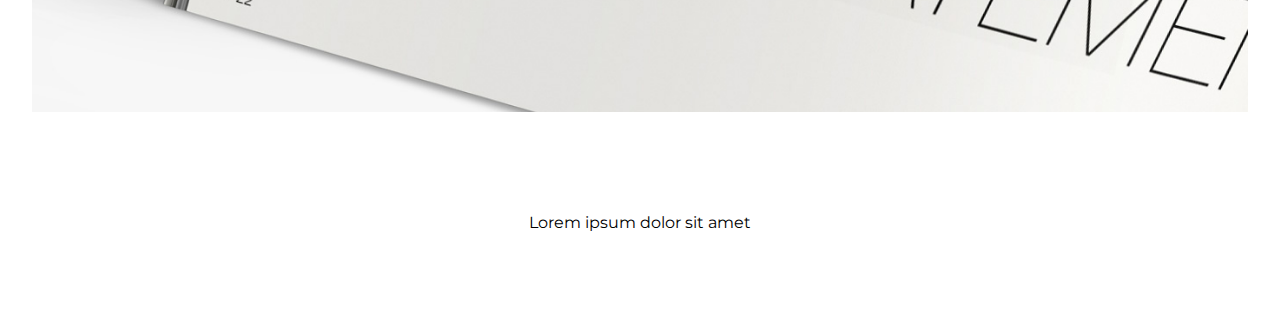
<file: unit_9/wbbd.html>
<!DOCTYPE html>
<html>
	<head>
		<title>We Are Better By Design</title>
		<link rel="stylesheet" type="text/css" href="css/reset.css">
		<link rel="stylesheet" type="text/css" href="css/style.css">
		<meta name="viewport" content="width=device-width, initial-scale=1">
	</head>
	<body>
		<div id="wrapper">
			<header>
				<h1>Daniel Baptista</h1>
				<nav class="clearfix">
					<a href="">My Work</a>
					<a href="">About Me</a>
					<a href="">Contact</a>
				</nav>
			</header>
			<section class="work">
				<div class="info">
					<h2 class="title">We Are Better By Design</h2>
					<p class="about_work">Editorial layouts for a hypothetical design-focused content magazine. The approach was to create visually strong layouts exploring type and photography.</p>
				</div>
				<img src="../unit_9/images/wbbd-01.jpg">
				<img src="../unit_9/images/wbbd-02.jpg">
				<img src="../unit_9/images/wbbd-03.jpg">
				<img src="../unit_9/images/wbbd-04.jpg">
				<img src="../unit_9/images/wbbd-05.jpg">
				<img src="../unit_9/images/wbbd-06.jpg">
				<img src="../unit_9/images/wbbd-07.jpg">
				<img src="../unit_9/images/wbbd-08.jpg">
				<img src="../unit_9/images/wbbd-09.jpg">
				<img src="../unit_9/images/wbbd-10.jpg">
				<img src="../unit_9/images/wbbd-11.jpg">
				<img src="../unit_9/images/wbbd-12.jpg">
				<img src="../unit_9/images/wbbd-13.jpg">
				<img src="../unit_9/images/wbbd-14.jpg">
				<img src="../unit_9/images/wbbd-15.jpg">
				<img src="../unit_9/images/wbbd-16.jpg">
				<img src="../unit_9/images/wbbd-17.jpg">
				<img src="../unit_9/images/wbbd-18.jpg">
			</section>
			<footer>
				<p>Lorem ipsum dolor sit amet</p>
			</footer>
		</div>
	</body>
</html>
</file>
<file: unit_1/css/style.css>
body {
	background-color: black;
}

h1, p {
	color: white;
}
</file>
<file: unit_3/css/style.css>
body {
	text-align: center;
	background-image: url("http://baptistadaniel.github.io/unit_3/images/music_session.jpg");
	background-size: cover;
	color: #fff;
	font-family: Montserrat;
}

h1 {
	font-size: 36px;
	width: 600px;
}

p {
	font-size: 18px;
	width: 600px;
}

hr {
	width: 600px
}
</file>
<file: unit_6/css/style.css>
@import url(https://fonts.googleapis.com/css?family=Montserrat:400,700);
* { margin:0; padding:0; box-sizing:border-box; }
#wrapper {
	margin: 0 2em;
}
body {
	font-family: 'Montserrat', sans-serif;
	font-size:16px;
}
header {
	margin: 2em 0 2em 0;
}
nav {
	float: right;
}
nav a {
	color: #000;
	padding-left: 2em;
}
section#splash {
	background-image: url("http://baptistadaniel.github.io/unit_6/images/splash.jpg");
	background-size: cover;
	height:90vh;
	padding: 1em;
	margin-bottom: 2%;
}
h1 {
	font-size: 1.5em;
	font-weight: 700;
	letter-spacing: .1em;
	text-transform: uppercase;
}
h2 {
	background: #FFF;
	display: inline-block;
	font-size: 3.75em;
	font-weight: 700;
	margin-bottom: .25em;
	padding: .25em;
}
h3 {
	background: #FFF;
	color: #000;
	display: inline-block;
	font-size: 1.875em;
	font-weight: 700;
	padding: .5em;
}
h4 {
	background: #FFF;
	color: #000;
	display: inline-block;
	padding: .75em 1em;
	margin-bottom: 1em;
	text-transform: uppercase;
}
h5 {
	color: #FFF;
	font-size: 1.875em;
	font-weight: 700;
	text-align: center;
}
a {
	text-decoration: none;
}
#about_me {
	background: #FFF;
	padding: .625em;
	font-size: 1.5em;
	font-weight: 400;
	line-height: 1.25;
	margin-right: 25%;
}
.featured {
	float: left;
	height: 450px;
	margin-bottom: 2%;
	padding: 1em;
	width: 49%;
}
#featured_left {
	background-image: url("http://baptistadaniel.github.io/unit_6/images/wbbd.jpg");
	background-size: cover;
  	margin-right: 1%;
}
#featured_right {
	background-image: url("http://baptistadaniel.github.io/unit_6/images/brasas.jpg");
	background-size: cover;
	margin-left: 1%;
}
.three_column {
	float: left;
	height: 610px;
	margin-bottom: 2%;
	padding: 1em;
	width: 32%;
}
#column1 {
	background-image: url("http://baptistadaniel.github.io/unit_6/images/combate.jpg");
	background-size: cover;
  	margin-right: 2%;
}
#column2 {
	background-image: url("http://baptistadaniel.github.io/unit_6/images/boa-vista.jpg");
	background-size: cover;
  	margin-right: 2%;
}
#column3 {
	background-image: url("http://baptistadaniel.github.io/unit_6/images/maisport.jpg");
	background-size: cover;
}
#banner {
	background-image: url("http://baptistadaniel.github.io/unit_6/images/banner.jpg");
	background-size: cover;
	height: 170px;
	padding: 4.25em;
}
footer {
	padding: 6.25em;
	text-align: center;
}
.clearfix:after {
	visibility: hidden;
	display: block;
	font-size: 0;
	content: " ";
	clear: both;
	height: 0;
}
</file>
<file: unit_8/css/style.css>
@import url(https://fonts.googleapis.com/css?family=Montserrat:400,700);
* { margin:0; padding:0; box-sizing:border-box; }
#wrapper {
	margin: 0 auto;
	max-width: 1280px;
	width: 95%;
}
body {
	font-family: 'Montserrat', sans-serif;
	font-size:16px;
}
header {
	margin: 2em 0 2em 0;
}
nav {
	float: right;
}
nav a {
	color: #000;
	padding-left: 2em;
}
section#splash {
	background-image: url("http://baptistadaniel.github.io/unit_6/images/splash.jpg");
	background-size: cover;
	height:90vh;
	padding: 1em;
	margin-bottom: 2%;
}
h1 {
	font-size: 1.5em;
	font-weight: 700;
	letter-spacing: .1em;
	text-transform: uppercase;
}
h2 {
	background: #FFF;
	display: inline-block;
	font-size: 3.75em;
	font-weight: 700;
	margin-bottom: .25em;
	padding: .25em;
}
h3 {
	background: #FFF;
	color: #000;
	display: inline-block;
	font-size: 1.875em;
	font-weight: 700;
	padding: .5em;
}
h4 {
	background: #FFF;
	color: #000;
	display: inline-block;
	padding: .75em 1em;
	margin-bottom: 1em;
	text-transform: uppercase;
}
h5 {
	color: #FFF;
	font-size: 1.875em;
	font-weight: 700;
	text-align: center;
}
a {
	text-decoration: none;
}
#about_me {
	background: #FFF;
	padding: .625em;
	font-size: 1.5em;
	font-weight: 400;
	line-height: 1.25;
	margin-right: 25%;
}
.featured {
	float: left;
	height: 450px;
	margin-bottom: 2%;
	padding: 1em;
	width: 49%;
}
#featured_left {
	background-image: url("../images/wbbd.jpg");
	background-size: cover;
  	..
}
#featured_right {
	background-image: url("../images/brasas.jpg");
	background-size: cover;
	margin-left: 1%;
}
.three_column {
	float: left;
	height: 610px;
	margin-bottom: 2%;
	padding: 1em;
	width: 32%;
}
#column1 {
	background-image: url("../images/combate.jpg");
	background-size: cover;
  	margin-right: 2%;
}
#column2 {
	background-image: url("../images/boa-vista.jpg");
	background-size: cover;
  	margin-right: 2%;
}
#column3 {
	background-image: url("../images/maisport.jpg");
	background-size: cover;
}
#banner {
	background-image: url("../images/banner.jpg");
	background-size: cover;
	float: left;
	height: 170px;
	padding: 4.25em;
	width: 100%;
}
footer {
	clear: both;
	padding: 6.25em;
	text-align: center;
}
@media (max-width: 1200px) {
	.three_column {
		height: 450px;
	}
	.secundary {
		font-size: 1.5em;
	}
}
@media (max-width: 980px) {
	#column1, #column2 {
		height: 300px;
		width: 49%;
	}
	#column2 {
		margin-right: 0;
	}
	#column3 {
		height: 300px;
		width: 100%;
	}
}
@media (max-width: 768px) {
	section#splash {
		height: 75vh;
	}
	#greeting {
		font-size: 2.25em;
	}
	#about_me {
		font-size: 1.25em;
		width: 75%;
	}
	.featured {
		width: 100%;
	}
	#featured_left {
		margin-right: 0;
	}
	#featured_right {
		margin-left: 0;
	}
	#column1 {
		height: 300px;
		margin-right: 0;
		width: 100%;
	}
	#column2 {
		height: 300px;
		margin-right: 0;
		width: 100%;
	}
}
@media (max-width: 480px) {
	section#splash {
		height: 50vh;
	}
	#about_me {
		width: 100%;
	}
	.primary {
		font-size: 1.5em;
	}
	#featured_left, #featured_right, #column1, #column2, #column3 {
		height: 250px;
		margin-right: 0;
		width: 100%;
}
.clearfix:after {
	visibility: hidden;
	display: block;
	font-size: 0;
	content: " ";
	clear: both;
	height: 0;
}
</file>
<file: unit_9/css/style.css>
@import url(https://fonts.googleapis.com/css?family=Montserrat:400,700);
* { margin:0; padding:0; box-sizing:border-box; }
#wrapper {
	margin: 0 auto;
	max-width: 1280px;
	width: 95%;
}
body {
	font-family: 'Montserrat', sans-serif;
	font-size:16px;
}
header {
	margin: 2em 0 2em 0;
}
nav {
	float: right;
}
nav a {
	color: #000;
	padding-left: 2em;
}
section#splash {
	background-image: url("../images/splash.jpg");
	background-size: cover;
	height:90vh;
	padding: 1em;
	margin-bottom: 2%;
}
h1 {
	font-size: 1.5em;
	font-weight: 700;
	letter-spacing: .1em;
	text-transform: uppercase;
}
h2 {
	background: #FFF;
	display: inline-block;
	font-size: 3.75em;
	font-weight: 700;
	margin-bottom: .25em;
	padding: .25em;
}
h3 {
	background: #FFF;
	color: #000;
	display: inline-block;
	font-size: 1.875em;
	font-weight: 700;
	padding: .5em;
}
h4 {
	background: #FFF;
	color: #000;
	display: inline-block;
	padding: .75em 1em;
	margin-bottom: 1em;
	text-transform: uppercase;
}
h5 {
	color: #FFF;
	font-size: 1.875em;
	font-weight: 700;
	text-align: center;
}
a {
	text-decoration: none;
}
img {
	width: 100%;
}
#about_me {
	background: #FFF;
	padding: .625em;
	font-size: 1.5em;
	font-weight: 400;
	line-height: 1.25;
	margin-right: 25%;
}
.featured {
	float: left;
	height: 450px;
	margin-bottom: 2%;
	padding: 1em;
	width: 49%;
}
#featured_left {
	background-image: url("../images/wbbd.jpg");
	background-size: cover;
  	..
}
#featured_right {
	background-image: url("../images/brasas.jpg");
	background-size: cover;
	margin-left: 1%;
}
.three_column {
	float: left;
	height: 610px;
	margin-bottom: 2%;
	padding: 1em;
	width: 32%;
}
#column1 {
	background-image: url("../images/combate.jpg");
	background-size: cover;
  	margin-right: 2%;
}
#column2 {
	background-image: url("../images/boa-vista.jpg");
	background-size: cover;
  	margin-right: 2%;
}
#column3 {
	background-image: url("../images/maisport.jpg");
	background-size: cover;
}
#banner {
	background-image: url("../images/banner.jpg");
	background-size: cover;
	float: left;
	height: 170px;
	padding: 4.25em;
	width: 100%;
}
.info {
	margin: 5em auto;
	width: 70%;
}
.title {
	background: transparent;
	margin-bottom: .5em;
	padding: 0;
}
.about_work {
	line-height: 1.5;	
}
footer {
	clear: both;
	padding: 6.25em;
	text-align: center;
}
@media (max-width: 1200px) {
	.three_column {
		height: 450px;
	}
	.secundary {
		font-size: 1.5em;
	}
}
@media (max-width: 980px) {
	#column1, #column2 {
		height: 300px;
		width: 49%;
	}
	#column2 {
		margin-right: 0;
	}
	#column3 {
		height: 300px;
		width: 100%;
	}
}
@media (max-width: 768px) {
	section#splash {
		height: 75vh;
	}
	#greeting {
		font-size: 2.25em;
	}
	#about_me {
		font-size: 1.25em;
		width: 75%;
	}
	.featured {
		width: 100%;
	}
	#featured_left {
		margin-right: 0;
	}
	#featured_right {
		margin-left: 0;
	}
	#column1 {
		height: 300px;
		margin-right: 0;
		width: 100%;
	}
	#column2 {
		height: 300px;
		margin-right: 0;
		width: 100%;
	}
	.info {
		width: 85%;
	}
	.title {
		font-size: 2.25em;
	}
}
@media (max-width: 480px) {
	section#splash {
		height: 50vh;
	}
	#about_me {
		width: 100%;
	}
	.primary {
		font-size: 1.5em;
	}
	#featured_left, #featured_right, #column1, #column2, #column3 {
		height: 250px;
		margin-right: 0;
		width: 100%;
}
.clearfix:after {
	visibility: hidden;
	display: block;
	font-size: 0;
	content: " ";
	clear: both;
	height: 0;
}
</file>
